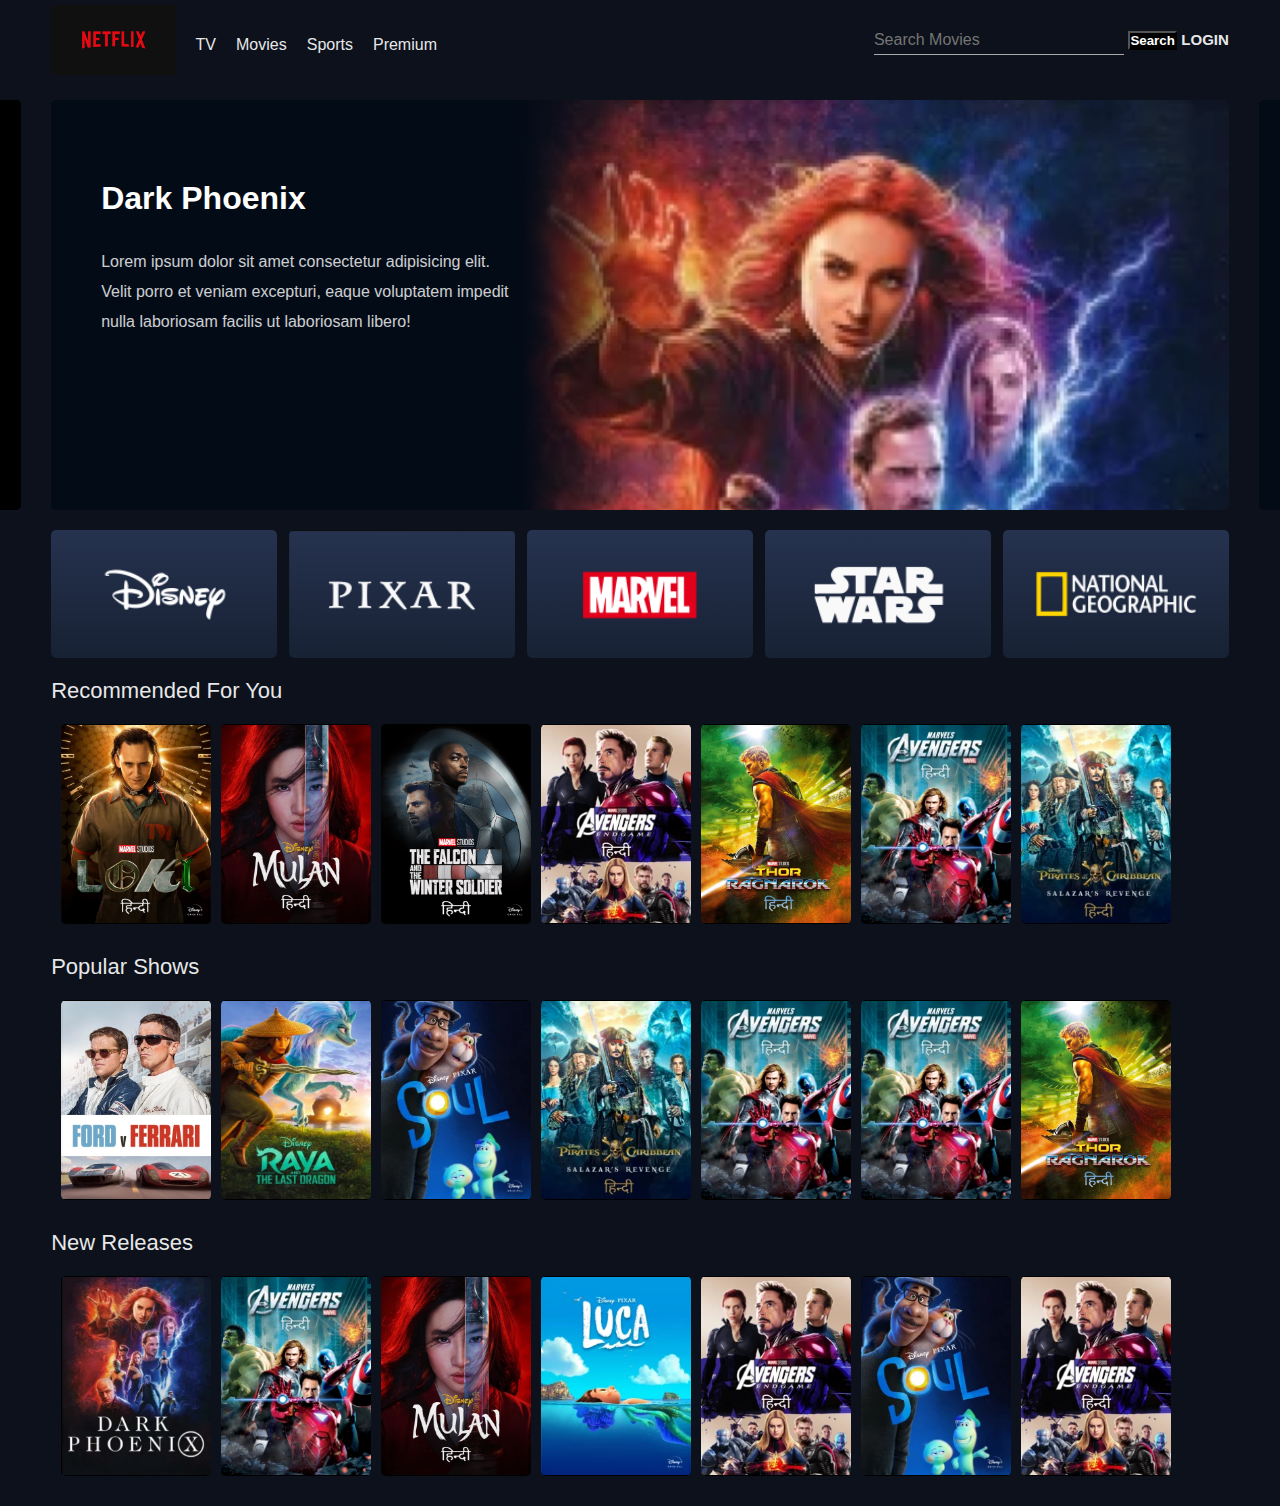
<file: index.html>
<!DOCTYPE html>
<html lang="en">
<head>
    <meta charset="UTF-8">
    <meta http-equiv="X-UA-Compatible" content="IE=edge">
    <meta name="viewport" content="width=device-width, initial-scale=1.0">

    <link rel="stylesheet" href="style.css">

    <title>Netflix+ Clone</title>
</head>
<body>
    <nav class="navbar">
        <img src="images/netflix.jpg" class="brand-logo" alt="">
        <ul class="nav-links">
            <li class="nav-items"><a href="#">TV</a></li>
            <li class="nav-items"><a href="#">movies</a></li>
            <li class="nav-items"><a href="#">sports</a></li>
            <li class="nav-items"><a href="#">Premium</a></li>
        </ul>

        <div class="right-container">
            <!-- <input type="text" class="search-box" placeholder="search">
            <button class="sub-btn">subscribe</button>
             -->
             <!-- Add this inside your nav container or anywhere appropriate -->
<input type="text" id="searchInput" class="search-box" placeholder="Search movies">
<button onclick="searchMovies()" class="search-btn">Search</button>


            <a href="indexx.html" class="login-link">Login</a>
        </div>
    </nav>

    <div class="carousel-container">
        <div class="carousel">
            <!-- <div class="slider">
                <div class="slide-content">
                    <h1 class="movie-title">loki</h1>
                    <p class="movie-des">Lorem ipsum dolor sit amet, consectetur adipisicing elit. Repellendus soluta, quasi in dignissimos saepe, alias nobis magnam vitae sunt voluptas eum necessitatibus delectus dicta qui rem debitis laboriosam.</p>
                </div>
                <img src="images/slider 1.PNG" alt="">
            </div> -->
        </div>
    </div>

    <div class="video-card-container">
        <div class="video-card">
            <img src="images/disney.PNG" class="video-card-image" alt="">
            <video src="videos/disney.mp4" mute loop class="card-video"></video>
        </div>

        <div class="video-card">
            <img src="images/pixar.PNG" class="video-card-image" alt="">
            <video src="videos/pixar.mp4" mute loop class="card-video"></video>
        </div>

        <div class="video-card">
            <img src="images/marvel.PNG" class="video-card-image" alt="">
            <video src="videos/marvel.mp4" mute loop class="card-video"></video>
        </div>

        <div class="video-card">
            <img src="images/star-wars.PNG" class="video-card-image" alt="">
            <video src="videos/star-war.mp4" mute loop class="card-video"></video>
        </div>

        <div class="video-card">
            <img src="images/geographic.PNG" class="video-card-image" alt="">
            <video src="videos/geographic.mp4" mute loop class="card-video"></video>
        </div>
      
    </div>

    <h1 class="title">recommended for you</h1>
    <div class="movies-list">
        <button class="pre-btn"><img src="images/pre.png" alt=""></button>
        <button class="nxt-btn"><img src="images/nxt.png" alt=""></button>
        <div class="card-container">

            <div class="card">
                <img src="images/poster 1.png" alt="" class="card-img">
                <div class="card-body">
                    <h2 class="name">Loki</h2>
                    <h6 class="des">Lorem ipsum dolor sit amet consectetur.</h6>
                    <button class="watchlist-btn">add to watchlist</button>
                </div>
            </div>

            <div class="card">
                <img src="images/poster 2.png"   alt="" class="card-img">
                <div class="card-body">
                    <h2 class="name">Multan</h2>
                    <h6 class="des">Lorem ipsum dolor sit amet consectetur.</h6>
                    <button class="watchlist-btn">add to watchlist</button>
                </div>
            </div>

            <div class="card">
                <img src="images/poster 3.png" alt="" class="card-img">
                <div class="card-body">
                    <h2 class="name">Winter Solider</h2>
                    <h6 class="des">Lorem ipsum dolor sit amet consectetur.</h6>
                    <button class="watchlist-btn">add to watchlist</button>
                    
                </div>
            </div>

            <div class="card">
                <img src="images/poster 4.png" alt="" class="card-img">
                <div class="card-body">
                    <h2 class="name">Avengers</h2>
                    <h6 class="des">Lorem ipsum dolor sit amet consectetur.</h6>
                    <button class="watchlist-btn">add to watchlist</button>
                </div>
            </div>

            <div class="card">
                <img src="images/poster 5.png" alt="" class="card-img">
                <div class="card-body">
                    <h2 class="name">Thor</h2>
                    <h6 class="des">Lorem ipsum dolor sit amet consectetur.</h6>
                    <button class="watchlist-btn">add to watchlist</button>
                </div>
            </div>

            <div class="card">
                <img src="images/poster 6.png" alt="" class="card-img">
                <div class="card-body">
                    <h2 class="name">Avengers 2</h2>
                    <h6 class="des">Lorem ipsum dolor sit amet consectetur.</h6>
                    <button class="watchlist-btn">add to watchlist</button>
                </div>
            </div>

            <div class="card">
                <img src="images/poster 7.png" alt="" class="card-img">
                <div class="card-body">
                    <h2 class="name">movie name</h2>
                    <h6 class="des">Lorem ipsum dolor sit amet consectetur.</h6>
                    <button class="watchlist-btn">add to watchlist</button>
                </div>
            </div>

        </div>
    </div>

    <!-- Popular Shows -->

    <h1 class="title">Popular Shows</h1>
    <div class="movies-list">
        <button class="pre-btn"><img src="images/pre.png" alt=""></button>
        <button class="nxt-btn"><img src="images/nxt.png" alt=""></button>
        <div class="card-container">

            <div class="card">
                <img src="images/poster 11.png" alt="" class="card-img">
                <div class="card-body">
                    <h2 class="name">ford v ferrari</h2>
                    <h6 class="des">Lorem ipsum dolor sit amet consectetur.</h6>
                    <button class="watchlist-btn">add to watchlist</button>
                </div>
            </div>

            <div class="card">
                <img src="images/poster 9.png" alt="" class="card-img">
                <div class="card-body">
                    <h2 class="name">movie name</h2>
                    <h6 class="des">Lorem ipsum dolor sit amet consectetur.</h6>
                    <button class="watchlist-btn">add to watchlist</button>
                </div>
            </div>

            <div class="card">
                <img src="images/poster 8.png" alt="" class="card-img">
                <div class="card-body">
                    <h2 class="name">movie name</h2>
                    <h6 class="des">Lorem ipsum dolor sit amet consectetur.</h6>
                    <button class="watchlist-btn">add to watchlist</button>
                </div>
            </div>

            <div class="card">
                <img src="images/poster 7.png" alt="" class="card-img">
                <div class="card-body">
                    <h2 class="name">movie name</h2>
                    <h6 class="des">Lorem ipsum dolor sit amet consectetur.</h6>
                    <button class="watchlist-btn">add to watchlist</button>
                </div>
            </div>

            <div class="card">
                <img src="images/poster 6.png" alt="" class="card-img">
                <div class="card-body">
                    <h2 class="name">movie name</h2>
                    <h6 class="des">Lorem ipsum dolor sit amet consectetur.</h6>
                    <button class="watchlist-btn">add to watchlist</button>
                </div>
            </div>

            <div class="card">
                <img src="images/poster 6.png" alt="" class="card-img">
                <div class="card-body">
                    <h2 class="name">movie name</h2>
                    <h6 class="des">Lorem ipsum dolor sit amet consectetur.</h6>
                    <button class="watchlist-btn">add to watchlist</button>
                </div>
            </div>

            <div class="card">
                <img src="images/poster 5.png" alt="" class="card-img">
                <div class="card-body">
                    <h2 class="name">movie name</h2>
                    <h6 class="des">Lorem ipsum dolor sit amet consectetur.</h6>
                    <button class="watchlist-btn">add to watchlist</button>
                </div>
            </div>

        </div>
    </div>

    <!-- New Releases -->
    <h1 class="title">New Releases</h1>
    <div class="movies-list">
        <button class="pre-btn"><img src="images/pre.png" alt=""></button>
        <button class="nxt-btn"><img src="images/nxt.png" alt=""></button>
        <div class="card-container">

            <div class="card">
                <img src="images/poster 12.png" alt="" class="card-img">
                <div class="card-body">
                    <h2 class="name">dark phoenix</h2>
                    <h6 class="des">Lorem ipsum dolor sit amet consectetur.</h6>
                    <button class="watchlist-btn">add to watchlist</button>
                </div>
            </div>

            <div class="card">
                <img src="images/poster 6.png" alt="" class="card-img">
                <div class="card-body">
                    <h2 class="name">movie name</h2>
                    <h6 class="des">Lorem ipsum dolor sit amet consectetur.</h6>
                    <button class="watchlist-btn">add to watchlist</button>
                </div>
            </div>

            <div class="card">
                <img src="images/poster 2.png" alt="" class="card-img">
                <div class="card-body">
                    <h2 class="name">movie name</h2>
                    <h6 class="des">Lorem ipsum dolor sit amet consectetur.</h6>
                    <button class="watchlist-btn">add to watchlist</button>
                </div>
            </div>

            <div class="card">
                <img src="images/poster 10.png" alt="" class="card-img">
                <div class="card-body">
                    <h2 class="name">Luca</h2>
                    <h6 class="des">Lorem ipsum dolor sit amet consectetur.</h6>
                    <button class="watchlist-btn">add to watchlist</button>
                </div>
            </div>

            <div class="card">
                <img src="images/poster 4.png" alt="" class="card-img">
                <div class="card-body">
                    <h2 class="name">movie name</h2>
                    <h6 class="des">Lorem ipsum dolor sit amet consectetur.</h6>
                    <button class="watchlist-btn">add to watchlist</button>
                </div>
            </div>

            <div class="card">
                <img src="images/poster 8.png" alt="" class="card-img">
                <div class="card-body">
                    <h2 class="name">movie name</h2>
                    <h6 class="des">Lorem ipsum dolor sit amet consectetur.</h6>
                    <button class="watchlist-btn">add to watchlist</button>
                </div>
            </div>

            <div class="card">
                <img src="images/poster 4.png" alt="" class="card-img">
                <div class="card-body">
                    <h2 class="name">movie name</h2>
                    <h6 class="des">Lorem ipsum dolor sit amet consectetur.</h6>
                    <button class="watchlist-btn">add to watchlist</button>
                </div>
            </div>

        </div>
    </div>

    <script src="data.js"></script>
    <script src="app.js"></script>
</body>
</html>
</file>
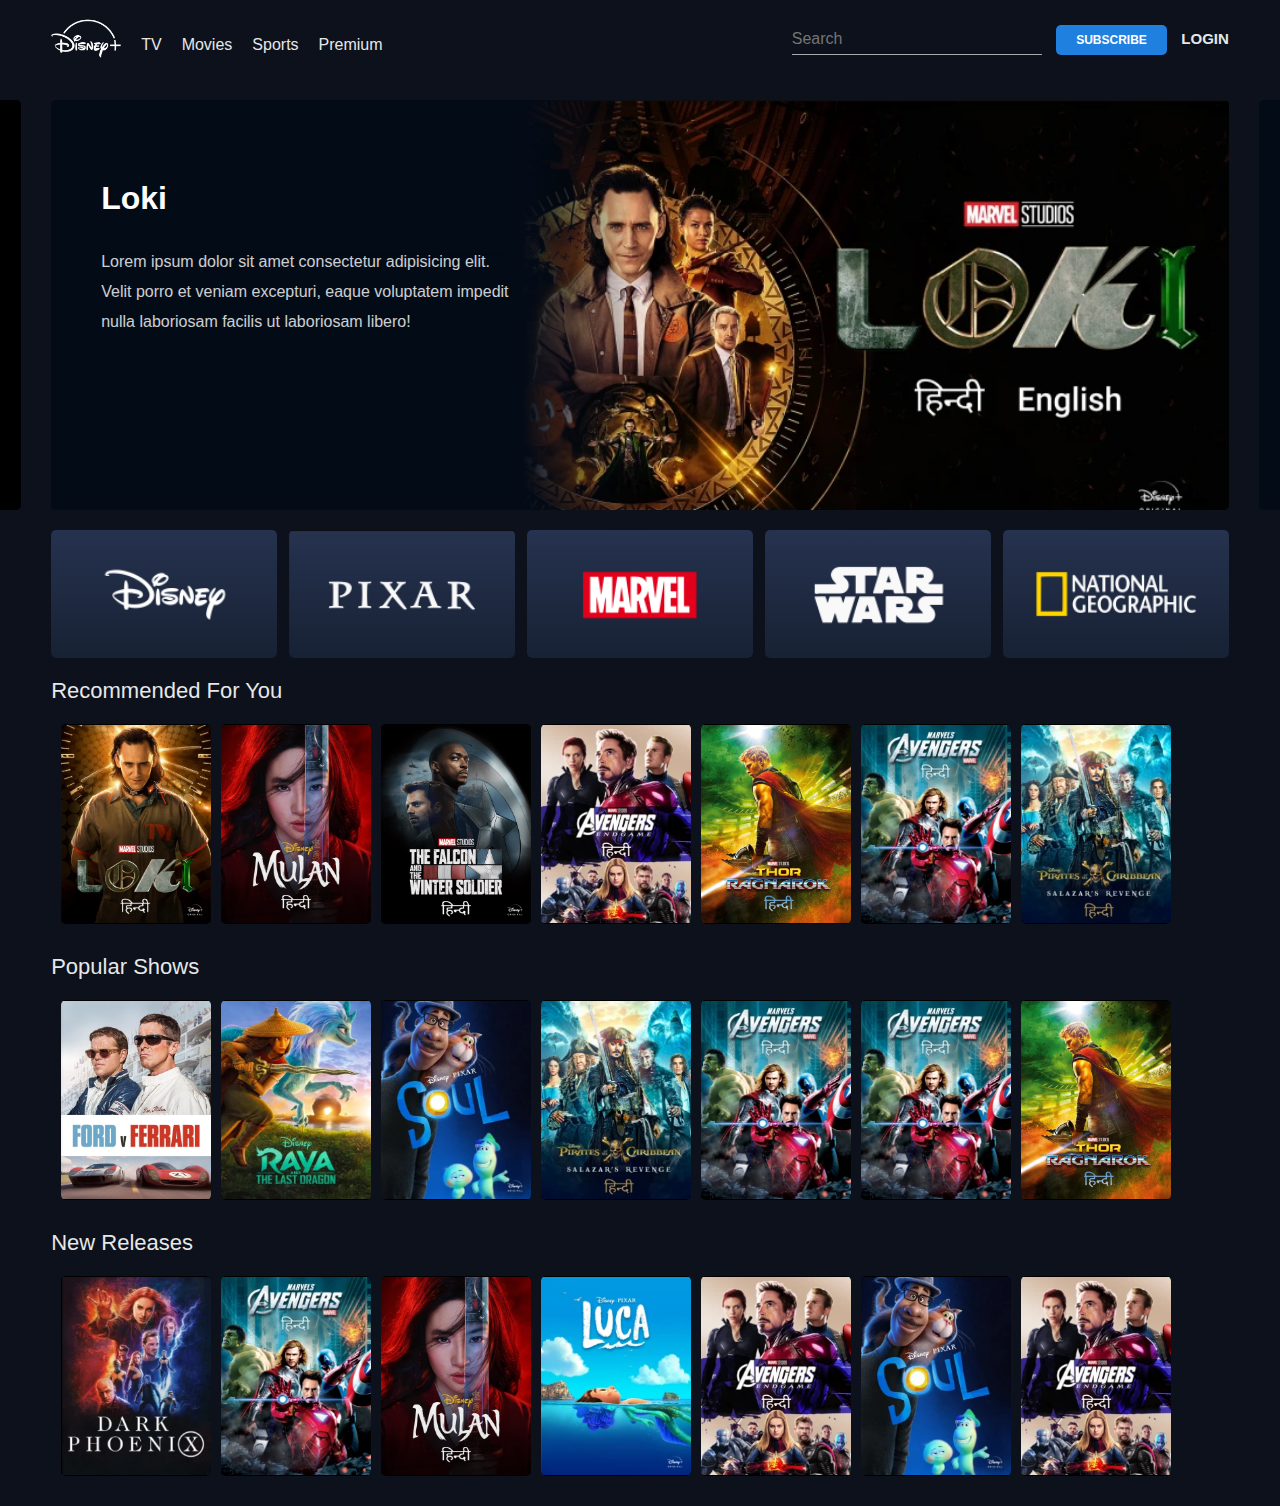
<file: Netflix clone/index.html>
<!DOCTYPE html>
<html lang="en">
<head>
    <meta charset="UTF-8">
    <meta http-equiv="X-UA-Compatible" content="IE=edge">
    <meta name="viewport" content="width=device-width, initial-scale=1.0">

    <link rel="stylesheet" href="style.css">

    <title>Disney+ Clone</title>
</head>
<body>
    <nav class="navbar">
        <img src="images/logo.png" class="brand-logo" alt="">
        <ul class="nav-links">
            <li class="nav-items"><a href="#">TV</a></li>
            <li class="nav-items"><a href="#">movies</a></li>
            <li class="nav-items"><a href="#">sports</a></li>
            <li class="nav-items"><a href="#">Premium</a></li>
        </ul>

        <div class="right-container">
            <input type="text" class="search-box" placeholder="search">
            <button class="sub-btn">subscribe</button>
            <a href="#" class="login-link">Login</a>
        </div>
    </nav>

    <div class="carousel-container">
        <div class="carousel">
            <!-- <div class="slider">
                <div class="slide-content">
                    <h1 class="movie-title">loki</h1>
                    <p class="movie-des">Lorem ipsum dolor sit amet, consectetur adipisicing elit. Repellendus soluta, quasi in dignissimos saepe, alias nobis magnam vitae sunt voluptas eum necessitatibus delectus dicta qui rem debitis laboriosam.</p>
                </div>
                <img src="images/slider 1.PNG" alt="">
            </div> -->
        </div>
    </div>

    <div class="video-card-container">
        <div class="video-card">
            <img src="images/disney.PNG" class="video-card-image" alt="">
            <video src="videos/disney.mp4" mute loop class="card-video"></video>
        </div>

        <div class="video-card">
            <img src="images/pixar.PNG" class="video-card-image" alt="">
            <video src="videos/pixar.mp4" mute loop class="card-video"></video>
        </div>

        <div class="video-card">
            <img src="images/marvel.PNG" class="video-card-image" alt="">
            <video src="videos/marvel.mp4" mute loop class="card-video"></video>
        </div>

        <div class="video-card">
            <img src="images/star-wars.PNG" class="video-card-image" alt="">
            <video src="videos/star-war.mp4" mute loop class="card-video"></video>
        </div>

        <div class="video-card">
            <img src="images/geographic.PNG" class="video-card-image" alt="">
            <video src="videos/geographic.mp4" mute loop class="card-video"></video>
        </div>
    </div>

    <h1 class="title">recommended for you</h1>
    <div class="movies-list">
        <button class="pre-btn"><img src="images/pre.png" alt=""></button>
        <button class="nxt-btn"><img src="images/nxt.png" alt=""></button>
        <div class="card-container">

            <div class="card">
                <img src="images/poster 1.png" alt="" class="card-img">
                <div class="card-body">
                    <h2 class="name">movie name</h2>
                    <h6 class="des">Lorem ipsum dolor sit amet consectetur.</h6>
                    <button class="watchlist-btn">add to watchlist</button>
                </div>
            </div>

            <div class="card">
                <img src="images/poster 2.png" alt="" class="card-img">
                <div class="card-body">
                    <h2 class="name">movie name</h2>
                    <h6 class="des">Lorem ipsum dolor sit amet consectetur.</h6>
                    <button class="watchlist-btn">add to watchlist</button>
                </div>
            </div>

            <div class="card">
                <img src="images/poster 3.png" alt="" class="card-img">
                <div class="card-body">
                    <h2 class="name">movie name</h2>
                    <h6 class="des">Lorem ipsum dolor sit amet consectetur.</h6>
                    <button class="watchlist-btn">add to watchlist</button>
                </div>
            </div>

            <div class="card">
                <img src="images/poster 4.png" alt="" class="card-img">
                <div class="card-body">
                    <h2 class="name">movie name</h2>
                    <h6 class="des">Lorem ipsum dolor sit amet consectetur.</h6>
                    <button class="watchlist-btn">add to watchlist</button>
                </div>
            </div>

            <div class="card">
                <img src="images/poster 5.png" alt="" class="card-img">
                <div class="card-body">
                    <h2 class="name">movie name</h2>
                    <h6 class="des">Lorem ipsum dolor sit amet consectetur.</h6>
                    <button class="watchlist-btn">add to watchlist</button>
                </div>
            </div>

            <div class="card">
                <img src="images/poster 6.png" alt="" class="card-img">
                <div class="card-body">
                    <h2 class="name">movie name</h2>
                    <h6 class="des">Lorem ipsum dolor sit amet consectetur.</h6>
                    <button class="watchlist-btn">add to watchlist</button>
                </div>
            </div>

            <div class="card">
                <img src="images/poster 7.png" alt="" class="card-img">
                <div class="card-body">
                    <h2 class="name">movie name</h2>
                    <h6 class="des">Lorem ipsum dolor sit amet consectetur.</h6>
                    <button class="watchlist-btn">add to watchlist</button>
                </div>
            </div>

        </div>
    </div>

    <!-- Popular Shows -->

    <h1 class="title">Popular Shows</h1>
    <div class="movies-list">
        <button class="pre-btn"><img src="images/pre.png" alt=""></button>
        <button class="nxt-btn"><img src="images/nxt.png" alt=""></button>
        <div class="card-container">

            <div class="card">
                <img src="images/poster 11.png" alt="" class="card-img">
                <div class="card-body">
                    <h2 class="name">movie name</h2>
                    <h6 class="des">Lorem ipsum dolor sit amet consectetur.</h6>
                    <button class="watchlist-btn">add to watchlist</button>
                </div>
            </div>

            <div class="card">
                <img src="images/poster 9.png" alt="" class="card-img">
                <div class="card-body">
                    <h2 class="name">movie name</h2>
                    <h6 class="des">Lorem ipsum dolor sit amet consectetur.</h6>
                    <button class="watchlist-btn">add to watchlist</button>
                </div>
            </div>

            <div class="card">
                <img src="images/poster 8.png" alt="" class="card-img">
                <div class="card-body">
                    <h2 class="name">movie name</h2>
                    <h6 class="des">Lorem ipsum dolor sit amet consectetur.</h6>
                    <button class="watchlist-btn">add to watchlist</button>
                </div>
            </div>

            <div class="card">
                <img src="images/poster 7.png" alt="" class="card-img">
                <div class="card-body">
                    <h2 class="name">movie name</h2>
                    <h6 class="des">Lorem ipsum dolor sit amet consectetur.</h6>
                    <button class="watchlist-btn">add to watchlist</button>
                </div>
            </div>

            <div class="card">
                <img src="images/poster 6.png" alt="" class="card-img">
                <div class="card-body">
                    <h2 class="name">movie name</h2>
                    <h6 class="des">Lorem ipsum dolor sit amet consectetur.</h6>
                    <button class="watchlist-btn">add to watchlist</button>
                </div>
            </div>

            <div class="card">
                <img src="images/poster 6.png" alt="" class="card-img">
                <div class="card-body">
                    <h2 class="name">movie name</h2>
                    <h6 class="des">Lorem ipsum dolor sit amet consectetur.</h6>
                    <button class="watchlist-btn">add to watchlist</button>
                </div>
            </div>

            <div class="card">
                <img src="images/poster 5.png" alt="" class="card-img">
                <div class="card-body">
                    <h2 class="name">movie name</h2>
                    <h6 class="des">Lorem ipsum dolor sit amet consectetur.</h6>
                    <button class="watchlist-btn">add to watchlist</button>
                </div>
            </div>

        </div>
    </div>

    <!-- New Releases -->
    <h1 class="title">New Releases</h1>
    <div class="movies-list">
        <button class="pre-btn"><img src="images/pre.png" alt=""></button>
        <button class="nxt-btn"><img src="images/nxt.png" alt=""></button>
        <div class="card-container">

            <div class="card">
                <img src="images/poster 12.png" alt="" class="card-img">
                <div class="card-body">
                    <h2 class="name">movie name</h2>
                    <h6 class="des">Lorem ipsum dolor sit amet consectetur.</h6>
                    <button class="watchlist-btn">add to watchlist</button>
                </div>
            </div>

            <div class="card">
                <img src="images/poster 6.png" alt="" class="card-img">
                <div class="card-body">
                    <h2 class="name">movie name</h2>
                    <h6 class="des">Lorem ipsum dolor sit amet consectetur.</h6>
                    <button class="watchlist-btn">add to watchlist</button>
                </div>
            </div>

            <div class="card">
                <img src="images/poster 2.png" alt="" class="card-img">
                <div class="card-body">
                    <h2 class="name">movie name</h2>
                    <h6 class="des">Lorem ipsum dolor sit amet consectetur.</h6>
                    <button class="watchlist-btn">add to watchlist</button>
                </div>
            </div>

            <div class="card">
                <img src="images/poster 10.png" alt="" class="card-img">
                <div class="card-body">
                    <h2 class="name">movie name</h2>
                    <h6 class="des">Lorem ipsum dolor sit amet consectetur.</h6>
                    <button class="watchlist-btn">add to watchlist</button>
                </div>
            </div>

            <div class="card">
                <img src="images/poster 4.png" alt="" class="card-img">
                <div class="card-body">
                    <h2 class="name">movie name</h2>
                    <h6 class="des">Lorem ipsum dolor sit amet consectetur.</h6>
                    <button class="watchlist-btn">add to watchlist</button>
                </div>
            </div>

            <div class="card">
                <img src="images/poster 8.png" alt="" class="card-img">
                <div class="card-body">
                    <h2 class="name">movie name</h2>
                    <h6 class="des">Lorem ipsum dolor sit amet consectetur.</h6>
                    <button class="watchlist-btn">add to watchlist</button>
                </div>
            </div>

            <div class="card">
                <img src="images/poster 4.png" alt="" class="card-img">
                <div class="card-body">
                    <h2 class="name">movie name</h2>
                    <h6 class="des">Lorem ipsum dolor sit amet consectetur.</h6>
                    <button class="watchlist-btn">add to watchlist</button>
                </div>
            </div>

        </div>
    </div>

    <script src="data.js"></script>
    <script src="app.js"></script>
</body>
</html>
</file>
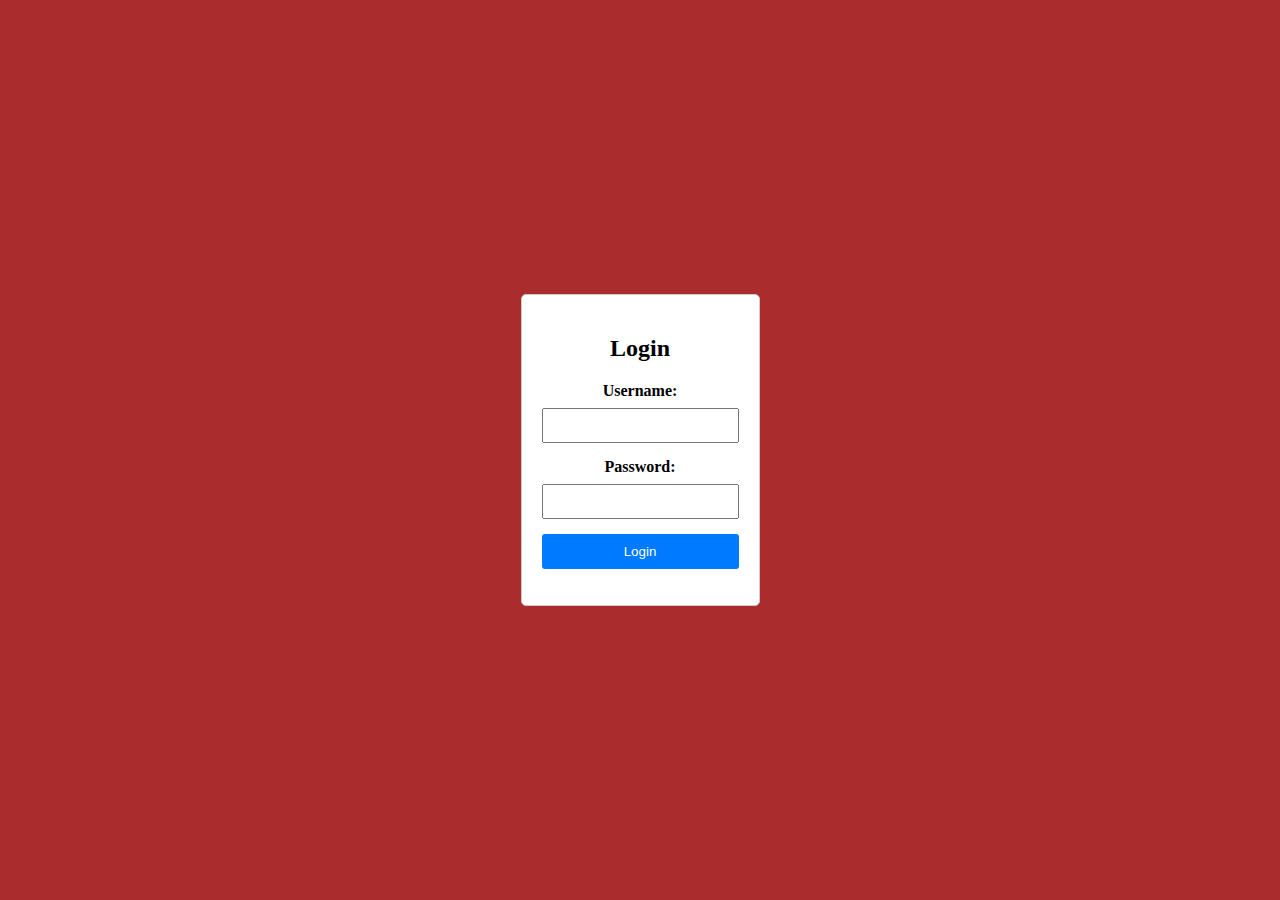
<file: indexx.html>
<!DOCTYPE html>
<html lang="en">
<head>
    <meta charset="UTF-8">
    <meta http-equiv="X-UA-Compatible" content="IE=edge">
    <meta name="viewport" content="width=device-width, initial-scale=1.0">
    <link rel="stylesheet" href="styless.css">
    <title>Login Form</title>
</head>
<body>
    <div class="login-container">
        <form id="loginForm" class="login-form">
            <h2>Login</h2>
            <div class="form-group">
                <label for="username">Username:</label>
                <input type="text" id="username" name="username" required>
            </div>
            <div class="form-group">
                <label for="password">Password:</label>
                <input type="password" id="password" name="password" required>
            </div>
            <button type="button" onclick="login()">Login</button>
            <p id="errorMsg" class="error-msg"></p>
        </form>
    </div>
    <script src="app.js"></script>
</body>
</html>
</file>
<file: style.css>
* {
    margin: 0;
    padding: 0;
    box-sizing: border-box;
}
body {
    width: 100%;
    background: #0c111b;
    position: relative;
    font-family: roboto, sans-serif;
}

.navbar {
    width: 100%;
    height: 80px;
    position: fixed;
    top: 0;
    left: 0;
    padding: 0 4%;
    background: #0c111b;
    z-index: 9;
    display: flex;
    align-items: center;
}


.brand-logo {
    height: 70px;
}

.nav-links {
    margin-top: 10px;
    display: flex;
    list-style: none;
}
 .nav-items a {
    text-decoration: none;
    margin-left: 20px;
    text-transform: capitalize;
    color: #fff;
    opacity: 0.9;
 }

 .right-container {
    display: block;
    margin-left: auto;
 }

 .search-box {
    border: none;
    border-bottom: 1px solid #aaa;
    background-color: transparent;
    outline: none;
    height: 30px;
    color: #fff;
    width: 250px;
    text-transform: capitalize;
    font-size: 16px;
    font-weight: 500;
    transition: .5s;
 }

 .search-box:focus {
    width: 400px;
    border-color: #1f80e0;
 }

 .sub-btn {
    background-color: #1f80e0;
    height: 30px;
    padding: 0 20px;
    color: #fff;
    border-radius: 5px;
    border: none;
    outline: none;
    text-transform: uppercase;
    font-weight: 700;
    font-size: 12px;
    margin: 0 10px;
 }

 .login-link {
    color: #fff;
    opacity: 0.9;
    text-transform: uppercase;
    font-size: 15px;
    font-weight: 700;
    text-decoration: none;
 }

 .carousel-container {
    position: relative;
    width: 100%;
    height: 450px;
    padding: 20px 0;
    overflow-x: hidden;
    margin-top: 80px;
 }

 .carousel {
    display: flex;
    width: 92%;
    height: 100%;
    position: relative;
    margin: auto;
 }

 .slider {
    flex: 0 0 auto;
    margin-right: 30px;
    position: relative;
    background: rgba(0, 0, 0, 0.5);
    border-radius: 5px;
    width: 100%;
    height: 100%;
    left: 0;
    transition: 1s;
    overflow: hidden;
 }

 .slider img {
    width: 70%;
    min-height: 100%;
    object-fit: cover;
    display: block;
    margin-left: auto;
 }

 .slide-content {
    position: absolute;
    width: 50%;
    height: 100%;
    z-index: 2;
    background: linear-gradient(to right, #030b17 80%, #0c111b00);
    color: #fff;
 }

 .movie-title {
    padding-left: 50px;
    text-transform: capitalize;
    margin-top: 80px;
 }

 .movie-des {
    width: 80%;
    line-height: 30px;
    padding-left: 50px;
    margin-top: 30px;
    opacity: 0.8;
 }

 .video-card-container {
    position: relative;
    width: 92%;
    margin: auto;
    height: 10vw;
    display: flex;
    margin-bottom: 20px;
    justify-content: space-between;
 }

 .video-card {
    position: relative;
    min-width: calc(100%/5 - 10px);
    width: calc(100%/5 - 10px);
    height: 100%;
    border-radius: 5px;
    overflow: hidden;
    background: #030b17;
 }

 .video-card-image,
 .card-video {
    width: 100%;
    height: 100%;
    object-fit: cover;
 }

 .card-video {
    position: relative;
 }

 .video-card:hover .video-card-image {
    display: none;
 }

 .title {
    color: #fff;
    opacity: 0.9;
    padding-left: 4%;
    text-transform: capitalize;
    font-size: 22px;
    font-weight: 500;
 }

 .movies-list {
    width: 100%;
    height: 220px;
    position: relative;
    margin: 10px 0 20px;
 }

 .card-container {
    position: absolute;
    width: 96%;
    padding-left: 4%;
    height: 220PX;
    display: flex;
    margin: 0 auto;
    align-items: center;
    overflow-x: auto;
    overflow-y: visible;
    scroll-behavior: smooth;
 }

 .card-container::-webkit-scrollbar {
    display: none;
 }

 .card {
    position: relative;
    min-width: 150px;
    width: 150px;
    height: 200px;
    border-radius: 5px;
    overflow: hidden;
    margin-left: 10px;
    transition: .5s;
    background: #000;
 }
 .card:hover {
    transform: scale(1.1);
 }
 .card:hover .card-body {
    opacity: 1;
 }

 .card-img {
    width: 100%;
    height: 100%;
    object-fit: contain;
 }

 .card-body {
    opacity: 0;
    width: 100%;
    height: 100%;
    position: absolute;
    top: 0;
    left: 0;
    z-index: 2;
    background: linear-gradient(to bottom, rgba(4, 8, 15, 0), #192133 90%);
    padding: 10px;
    transition: 0.5s;
 }

 .name {
    color: #fff;
    font-size: 15px;
    font-weight: 500;
    text-transform: capitalize;
    margin-top: 60%;
 }

 .des {
    color: #fff;
    opacity: 0.8;
    margin: 5px 0;
    font-weight: 500;
    font-size: 12px;
 }

 .watchlist-btn {
    position: relative;
    width: 100%;
    text-transform: capitalize;
    background: none;
    border: none;
    font-weight: 500;
    text-align: right;
    color: rgba(255, 255, 255, 0.5);
    margin: 5px 0;
    cursor: pointer;
    padding: 10px 5px;
    border-radius: 5px;
 }

 .watchlist-btn::before {
    content: '';
    position: absolute;
    top: 0;
    left: -5px;
    height: 35px;
    width: 35px;
    background-image: url(images/add.png);
    background-size: cover;
    transform: scale(0.4);
 }

 .watchlist-btn:hover {
    color: #fff;
    background: rgba(255, 255, 255, 0.1);
 }

 .pre-btn,
 .nxt-btn {
    position: absolute;
    top: 0;
    width: 5%;
    height: 100%;
    z-index: 2;
    border: none;
    cursor: pointer;
    outline: none;
 }

 .pre-btn {
    left: 0;
    background: linear-gradient(to right, #0c111b 0%, #0c111b00);
 }

 .nxt-btn {
    right: 0;
    background: linear-gradient(to left, #0c111b 0%, #0c111b00);
 }

 .pre-btn img,
 .nxt-btn img {
    width: 15px;
    height: 20px;
    opacity: 0;
 }
 
 .pre-btn:hover img,
 .nxt-btn:hover img {
    opacity: 1;
 }
 .search-btn{
   font-size: 20pxs;
   background-color: black;
   color: white;
   font-weight: bold;
 }
 .search-btn:hover{
   background-color: white;
   color: black;
 }
 li a:hover{
   color: red;

 }
</file>
<file: Netflix clone/style.css>
* {
    margin: 0;
    padding: 0;
    box-sizing: border-box;
}
body {
    width: 100%;
    background: #0c111b;
    position: relative;
    font-family: roboto, sans-serif;
}

.navbar {
    width: 100%;
    height: 80px;
    position: fixed;
    top: 0;
    left: 0;
    padding: 0 4%;
    background: #0c111b;
    z-index: 9;
    display: flex;
    align-items: center;
}

.brand-logo {
    height: 70px;
}

.nav-links {
    margin-top: 10px;
    display: flex;
    list-style: none;
}
 .nav-items a {
    text-decoration: none;
    margin-left: 20px;
    text-transform: capitalize;
    color: #fff;
    opacity: 0.9;
 }

 .right-container {
    display: block;
    margin-left: auto;
 }

 .search-box {
    border: none;
    border-bottom: 1px solid #aaa;
    background-color: transparent;
    outline: none;
    height: 30px;
    color: #fff;
    width: 250px;
    text-transform: capitalize;
    font-size: 16px;
    font-weight: 500;
    transition: .5s;
 }

 .search-box:focus {
    width: 400px;
    border-color: #1f80e0;
 }

 .sub-btn {
    background-color: #1f80e0;
    height: 30px;
    padding: 0 20px;
    color: #fff;
    border-radius: 5px;
    border: none;
    outline: none;
    text-transform: uppercase;
    font-weight: 700;
    font-size: 12px;
    margin: 0 10px;
 }

 .login-link {
    color: #fff;
    opacity: 0.9;
    text-transform: uppercase;
    font-size: 15px;
    font-weight: 700;
    text-decoration: none;
 }

 .carousel-container {
    position: relative;
    width: 100%;
    height: 450px;
    padding: 20px 0;
    overflow-x: hidden;
    margin-top: 80px;
 }

 .carousel {
    display: flex;
    width: 92%;
    height: 100%;
    position: relative;
    margin: auto;
 }

 .slider {
    flex: 0 0 auto;
    margin-right: 30px;
    position: relative;
    background: rgba(0, 0, 0, 0.5);
    border-radius: 5px;
    width: 100%;
    height: 100%;
    left: 0;
    transition: 1s;
    overflow: hidden;
 }

 .slider img {
    width: 70%;
    min-height: 100%;
    object-fit: cover;
    display: block;
    margin-left: auto;
 }

 .slide-content {
    position: absolute;
    width: 50%;
    height: 100%;
    z-index: 2;
    background: linear-gradient(to right, #030b17 80%, #0c111b00);
    color: #fff;
 }

 .movie-title {
    padding-left: 50px;
    text-transform: capitalize;
    margin-top: 80px;
 }

 .movie-des {
    width: 80%;
    line-height: 30px;
    padding-left: 50px;
    margin-top: 30px;
    opacity: 0.8;
 }

 .video-card-container {
    position: relative;
    width: 92%;
    margin: auto;
    height: 10vw;
    display: flex;
    margin-bottom: 20px;
    justify-content: space-between;
 }

 .video-card {
    position: relative;
    min-width: calc(100%/5 - 10px);
    width: calc(100%/5 - 10px);
    height: 100%;
    border-radius: 5px;
    overflow: hidden;
    background: #030b17;
 }

 .video-card-image,
 .card-video {
    width: 100%;
    height: 100%;
    object-fit: cover;
 }

 .card-video {
    position: relative;
 }

 .video-card:hover .video-card-image {
    display: none;
 }

 .title {
    color: #fff;
    opacity: 0.9;
    padding-left: 4%;
    text-transform: capitalize;
    font-size: 22px;
    font-weight: 500;
 }

 .movies-list {
    width: 100%;
    height: 220px;
    position: relative;
    margin: 10px 0 20px;
 }

 .card-container {
    position: absolute;
    width: 96%;
    padding-left: 4%;
    height: 220PX;
    display: flex;
    margin: 0 auto;
    align-items: center;
    overflow-x: auto;
    overflow-y: visible;
    scroll-behavior: smooth;
 }

 .card-container::-webkit-scrollbar {
    display: none;
 }

 .card {
    position: relative;
    min-width: 150px;
    width: 150px;
    height: 200px;
    border-radius: 5px;
    overflow: hidden;
    margin-left: 10px;
    transition: .5s;
    background: #000;
 }
 .card:hover {
    transform: scale(1.1);
 }
 .card:hover .card-body {
    opacity: 1;
 }

 .card-img {
    width: 100%;
    height: 100%;
    object-fit: contain;
 }

 .card-body {
    opacity: 0;
    width: 100%;
    height: 100%;
    position: absolute;
    top: 0;
    left: 0;
    z-index: 2;
    background: linear-gradient(to bottom, rgba(4, 8, 15, 0), #192133 90%);
    padding: 10px;
    transition: 0.5s;
 }

 .name {
    color: #fff;
    font-size: 15px;
    font-weight: 500;
    text-transform: capitalize;
    margin-top: 60%;
 }

 .des {
    color: #fff;
    opacity: 0.8;
    margin: 5px 0;
    font-weight: 500;
    font-size: 12px;
 }

 .watchlist-btn {
    position: relative;
    width: 100%;
    text-transform: capitalize;
    background: none;
    border: none;
    font-weight: 500;
    text-align: right;
    color: rgba(255, 255, 255, 0.5);
    margin: 5px 0;
    cursor: pointer;
    padding: 10px 5px;
    border-radius: 5px;
 }

 .watchlist-btn::before {
    content: '';
    position: absolute;
    top: 0;
    left: -5px;
    height: 35px;
    width: 35px;
    background-image: url(images/add.png);
    background-size: cover;
    transform: scale(0.4);
 }

 .watchlist-btn:hover {
    color: #fff;
    background: rgba(255, 255, 255, 0.1);
 }

 .pre-btn,
 .nxt-btn {
    position: absolute;
    top: 0;
    width: 5%;
    height: 100%;
    z-index: 2;
    border: none;
    cursor: pointer;
    outline: none;
 }

 .pre-btn {
    left: 0;
    background: linear-gradient(to right, #0c111b 0%, #0c111b00);
 }

 .nxt-btn {
    right: 0;
    background: linear-gradient(to left, #0c111b 0%, #0c111b00);
 }

 .pre-btn img,
 .nxt-btn img {
    width: 15px;
    height: 20px;
    opacity: 0;
 }
 
 .pre-btn:hover img,
 .nxt-btn:hover img {
    opacity: 1;
 }
</file>
<file: styless.css>
body {
    display: flex;
    justify-content: center;
    align-items: center;
    height: 100vh;
    margin: 0;
    background-color: #ab2c2c;
}

.login-container {
    text-align: center;
}

.login-form {
    max-width: 300px;
    margin: 0 auto;
    padding: 20px;
    border: 1px solid #ccc;
    border-radius: 5px;
    background: #fff;
}

.form-group {
    margin-bottom: 15px;
}

label {
    display: block;
    margin-bottom: 5px;
    font-weight: bold;
}

input {
    width: 100%;
    padding: 8px;
    margin-top: 3px;
    box-sizing: border-box;
}

button {
    width: 100%;
    padding: 10px;
    background: #007bff;
    color: #fff;
    border: none;
    border-radius: 3px;
    cursor: pointer;
}

.error-msg {
    color: #ff0000;
    margin-top: 10px;
}
</file>
